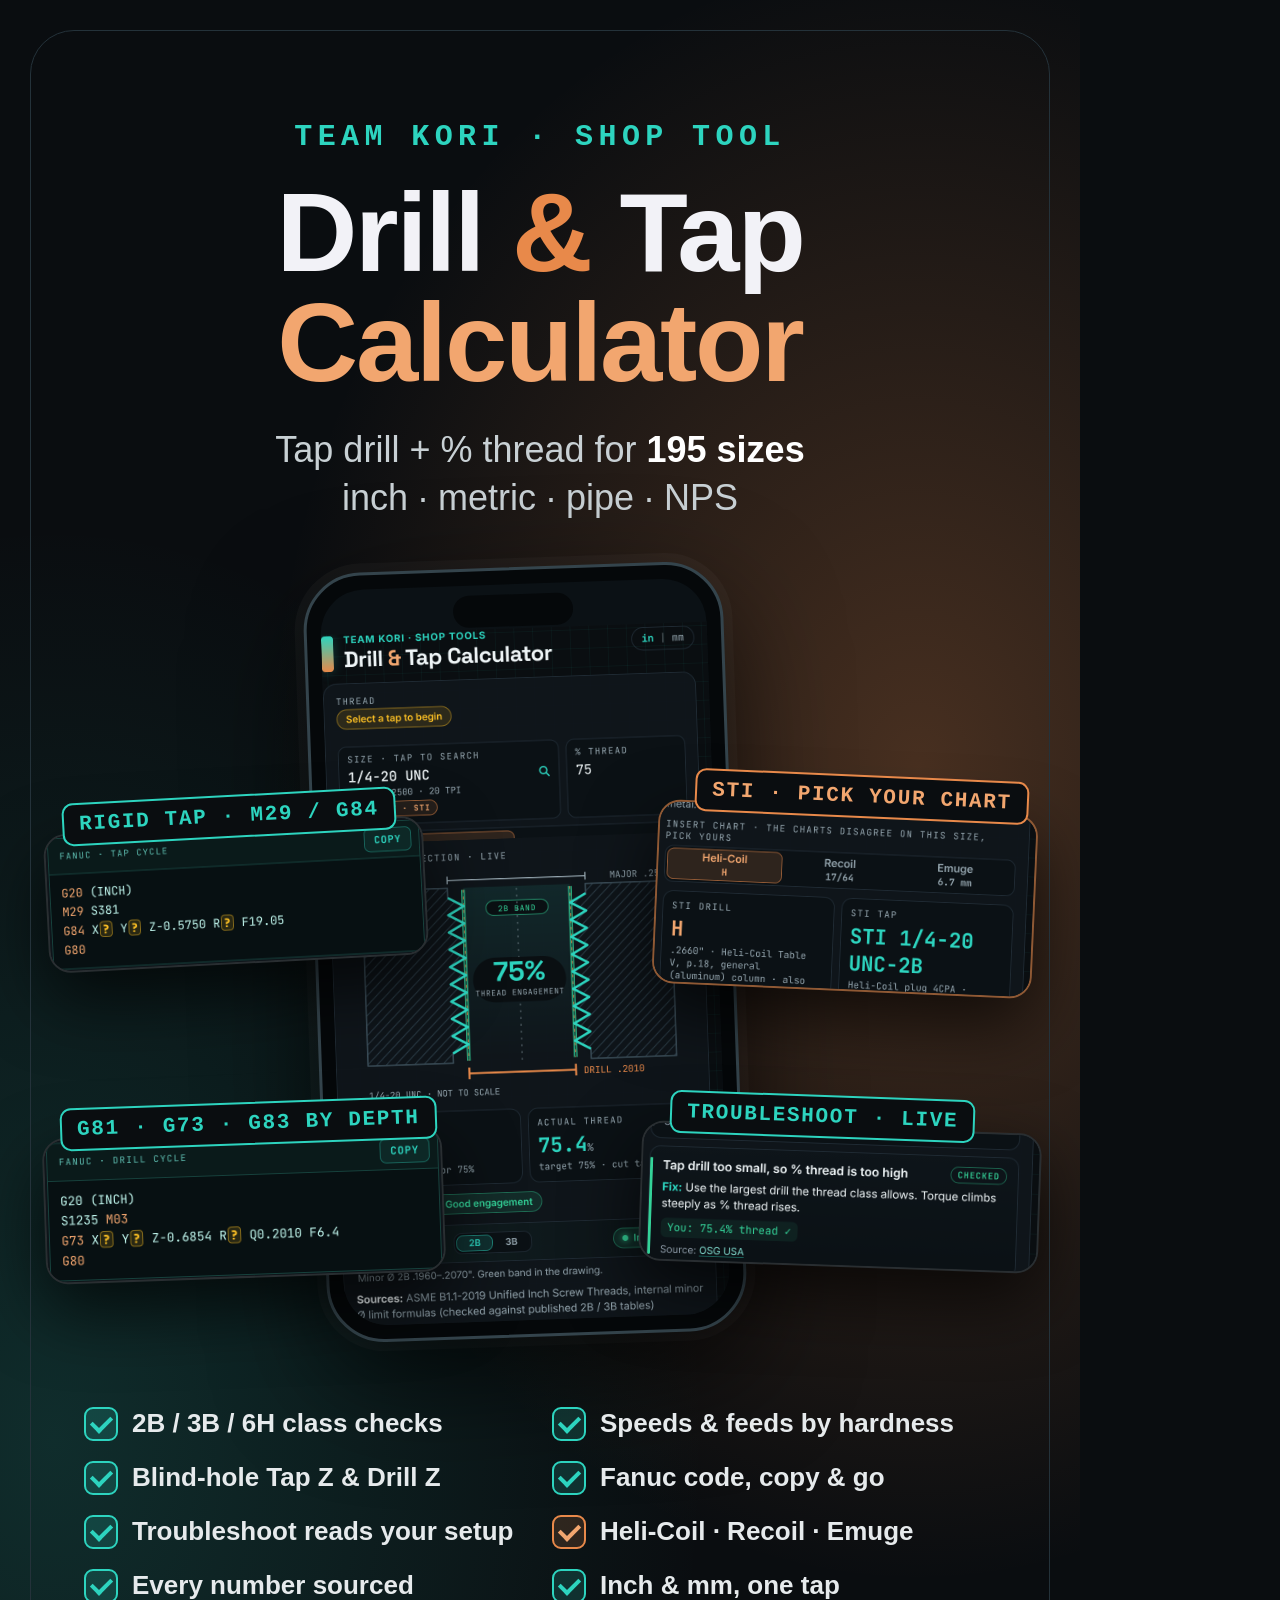
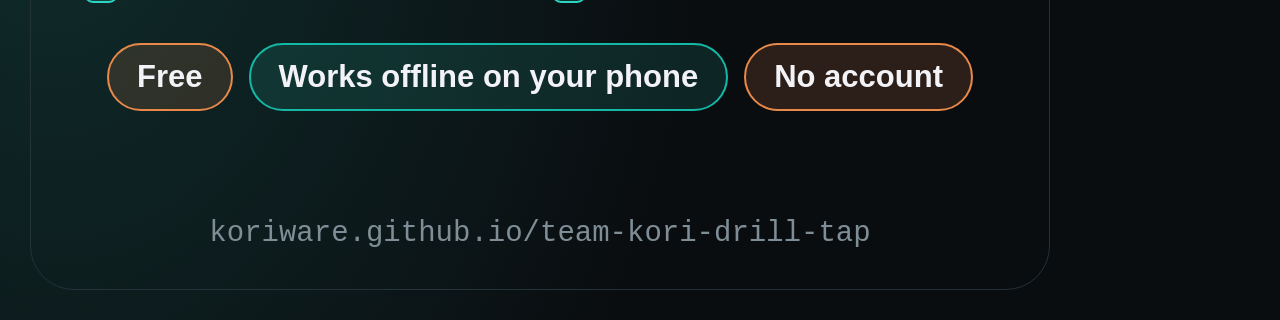
<file: _card/card-916.html>
<!doctype html><html><head><meta charset="utf-8"><style>
*{margin:0;padding:0;box-sizing:border-box}
html,body{width:1080px;height:1920px;background:#0a0d10;overflow:hidden}
.card{position:relative;width:1080px;height:1920px;padding:120px 84px 0;overflow:hidden;text-align:center;
 background:radial-gradient(ellipse at 85% 40%,rgba(232,137,74,.28),transparent 50%),
 radial-gradient(ellipse at 5% 75%,rgba(45,212,191,.16),transparent 45%),#0a0d10;
 font-family:'Inter',sans-serif;color:#f2f2f7}
.card:before{content:"";position:absolute;inset:30px;border:1.5px solid #24323a;border-radius:44px;z-index:9;pointer-events:none}
.eyebrow{font-family:'JetBrains Mono',monospace;font-size:30px;letter-spacing:.18em;color:#2dd4bf;font-weight:600}
h1{font-family:'Space Grotesk',sans-serif;font-weight:700;font-size:112px;line-height:.98;margin-top:24px;letter-spacing:-.02em}
h1 .amp{color:#e8894a} h1 .c{color:#f2a66f}
.sub{font-size:36px;color:#c8d0d4;margin-top:28px;line-height:1.35}
.sub b{color:#fff}
.stage{position:relative;height:810px;margin:34px -84px 0}
.phone{position:absolute;left:315px;top:10px;width:420px;height:770px;border-radius:58px;background:#05080a;border:3px solid #34444c;padding:14px;
 box-shadow:0 40px 110px rgba(0,0,0,.65),0 0 0 9px rgba(255,255,255,.03);transform:rotate(-2deg);z-index:2}
.phone .scr{width:100%;height:100%;border-radius:44px;overflow:hidden;background:#0b1115;padding-top:44px}
.phone img{display:block;width:100%}
.notch{position:absolute;left:50%;top:24px;width:120px;height:32px;margin-left:-60px;border-radius:18px;background:#05080a;z-index:2}
.float{position:absolute;border-radius:22px;overflow:hidden;border:2px solid rgba(255,255,255,.12);box-shadow:0 26px 70px rgba(0,0,0,.7);z-index:4;background:#0b1115}
.float img{display:block;width:100%}
.tag{position:absolute;z-index:6;white-space:nowrap;font-family:'JetBrains Mono',monospace;font-size:21px;font-weight:700;letter-spacing:.08em;padding:8px 15px;border-radius:11px;background:#0a0d10;border:2px solid #2dd4bf;color:#2dd4bf}
.tag.cu{border-color:#e8894a;color:#f2a66f}
.fA{left:46px;top:268px;width:380px;transform:rotate(-3deg)}   .tA{left:62px;top:238px;transform:rotate(-3deg)}
.fB{left:655px;top:250px;width:380px;transform:rotate(2.5deg);border-color:rgba(232,137,74,.6)} .tB{left:695px;top:218px;transform:rotate(2.5deg)}
.fC{left:44px;top:575px;width:400px;transform:rotate(-2deg)}  .tC{left:60px;top:545px;transform:rotate(-2deg)}
.fD{left:640px;top:570px;width:400px;transform:rotate(2deg)}  .tD{left:670px;top:538px;transform:rotate(2deg)}
.feat{display:grid;grid-template-columns:1fr 1fr;gap:20px 24px;margin-top:40px;text-align:left;position:relative;z-index:5}
.feat div{display:flex;align-items:center;gap:14px;font-size:26px;font-weight:600;color:#e6eaec;line-height:1.2;white-space:nowrap}
.feat i{flex:none;width:34px;height:34px;border-radius:9px;background:rgba(45,212,191,.16);border:2.5px solid #2dd4bf;position:relative}
.feat i:after{content:"";position:absolute;left:9px;top:3px;width:9px;height:16px;border:solid #2dd4bf;border-width:0 4px 4px 0;transform:rotate(45deg)}
.feat i.cu{background:rgba(232,137,74,.16);border-color:#e8894a}.feat i.cu:after{border-color:#f2a66f}
.pills{display:flex;gap:16px;margin-top:40px;justify-content:center}
.pill{font-size:31px;font-weight:700;padding:14px 28px;border-radius:999px;border:2px solid #e8894a;background:rgba(232,137,74,.15)}
.pill.t{border-color:#14b8a6;background:rgba(45,212,191,.12)}
.url{position:absolute;left:0;right:0;bottom:70px;font-family:'JetBrains Mono',monospace;font-size:29px;color:#7f8e96}
</style></head><body><div class="card">
 <div class="eyebrow">TEAM KORI · SHOP TOOL</div>
 <h1>Drill <span class="amp">&amp;</span> Tap<br><span class="c">Calculator</span></h1>
 <div class="sub">Tap drill + % thread for <b>195 sizes</b><br>inch · metric · pipe · NPS</div>
 <div class="stage">
  <div class="phone"><div class="notch"></div><div class="scr"><img src="crop-appTop.png"><img src="crop-hole.png"></div></div>
  <div class="float fA"><img src="crop-codeTap.png"></div><div class="tag tA">RIGID TAP · M29 / G84</div>
  <div class="float fB"><img src="crop-insPick.png"></div><div class="tag cu tB">STI · PICK YOUR CHART</div>
  <div class="float fC"><img src="crop-codeDrill.png"></div><div class="tag tC">G81 · G73 · G83 BY DEPTH</div>
  <div class="float fD"><img src="crop-tsCard.png"></div><div class="tag tD">TROUBLESHOOT · LIVE</div>
 </div>
 <div class="feat">
  <div><i></i>2B / 3B / 6H class checks</div>
  <div><i></i>Speeds &amp; feeds by hardness</div>
  <div><i></i>Blind-hole Tap Z &amp; Drill Z</div>
  <div><i></i>Fanuc code, copy &amp; go</div>
  <div><i></i>Troubleshoot reads your setup</div>
  <div><i class="cu"></i>Heli-Coil · Recoil · Emuge</div>
  <div><i></i>Every number sourced</div>
  <div><i></i>Inch &amp; mm, one tap</div>
 </div>
 <div class="pills"><div class="pill">Free</div><div class="pill t">Works offline on your phone</div><div class="pill">No account</div></div>
 <div class="url">koriware.github.io/team-kori-drill-tap</div>
</div></body></html>
</file>
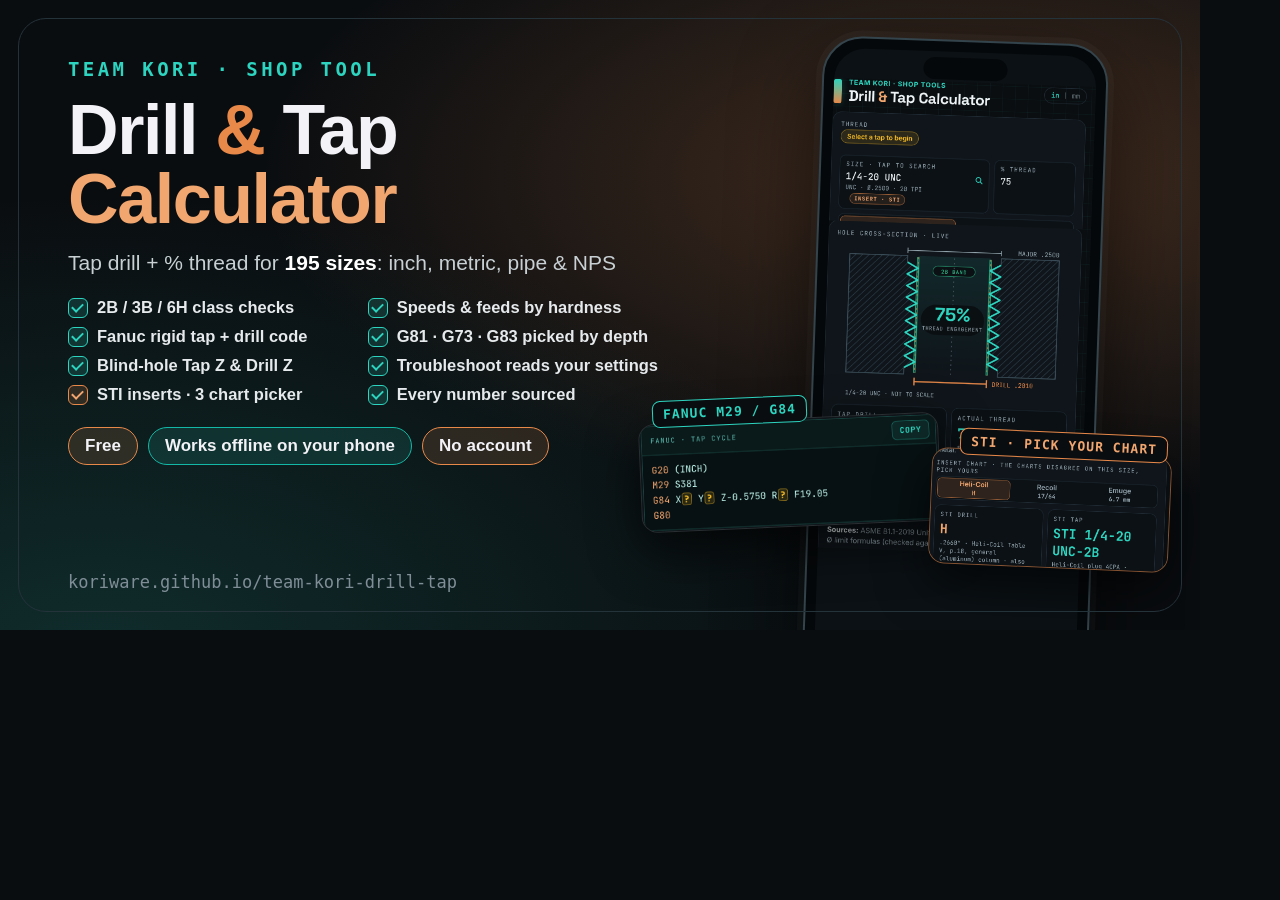
<file: _card/card.html>
<!doctype html><html><head><meta charset="utf-8"><style>
*{margin:0;padding:0;box-sizing:border-box}
html,body{width:1200px;height:630px;background:#0a0d10;overflow:hidden}
.card{position:relative;width:1200px;height:630px;padding:58px 0 0 68px;overflow:hidden;
 background:radial-gradient(ellipse at 82% 28%,rgba(232,137,74,.26),transparent 52%),
 radial-gradient(ellipse at 8% 105%,rgba(45,212,191,.16),transparent 50%),#0a0d10;
 font-family:'Inter',sans-serif;color:#f2f2f7}
.card:before{content:"";position:absolute;inset:18px;border:1px solid #24323a;border-radius:28px;z-index:5;pointer-events:none}
.left{position:relative;width:590px;z-index:3}
.eyebrow{font-family:'JetBrains Mono',monospace;font-size:19px;letter-spacing:.18em;color:#2dd4bf;font-weight:600}
h1{font-family:'Space Grotesk',sans-serif;font-weight:700;font-size:70px;line-height:.98;margin-top:16px;letter-spacing:-.02em}
h1 .amp{color:#e8894a}
h1 span.c{color:#f2a66f}
.sub{font-size:21px;color:#c8d0d4;margin-top:16px;line-height:1.35}
.sub b{color:#fff;font-weight:700}
.feat{display:grid;grid-template-columns:1fr 1fr;gap:9px 18px;margin-top:20px;width:590px}
.feat div{display:flex;align-items:center;gap:9px;font-size:16.5px;font-weight:600;color:#e6eaec;white-space:nowrap}
.feat i{flex:none;width:20px;height:20px;border-radius:6px;background:rgba(45,212,191,.16);border:1.5px solid #2dd4bf;position:relative}
.feat i:after{content:"";position:absolute;left:5px;top:2px;width:5px;height:9px;border:solid #2dd4bf;border-width:0 2.5px 2.5px 0;transform:rotate(45deg)}
.feat i.cu{background:rgba(232,137,74,.16);border-color:#e8894a}.feat i.cu:after{border-color:#f2a66f}
.pills{display:flex;gap:10px;margin-top:22px}
.pill{font-size:17px;font-weight:700;padding:8px 16px;border-radius:999px;border:1.5px solid #e8894a;background:rgba(232,137,74,.15)}
.pill.t{border-color:#14b8a6;background:rgba(45,212,191,.12)}
.url{position:absolute;left:68px;bottom:38px;font-family:'JetBrains Mono',monospace;font-size:17px;color:#7f8e96;z-index:3}
/* right collage */
.phone{position:absolute;left:812px;top:40px;width:286px;height:660px;border-radius:40px;background:#05080a;border:2px solid #34444c;padding:10px;
 box-shadow:0 30px 80px rgba(0,0,0,.6),0 0 0 6px rgba(255,255,255,.03);transform:rotate(2deg);z-index:2}
.phone .scr{width:100%;height:100%;border-radius:31px;overflow:hidden;background:#0b1115;padding-top:30px}
.phone img{display:block;width:100%}
.notch{position:absolute;left:50%;top:16px;width:84px;height:22px;margin-left:-42px;border-radius:12px;background:#05080a;z-index:2}
.float{position:absolute;border-radius:16px;overflow:hidden;border:1.5px solid rgba(255,255,255,.12);box-shadow:0 18px 50px rgba(0,0,0,.65);z-index:4;background:#0b1115}
.float img{display:block;width:100%}
.f1{left:640px;top:418px;width:300px;transform:rotate(-2.5deg)}
.f2{left:930px;top:452px;width:240px;transform:rotate(2.5deg);border-color:rgba(232,137,74,.55)}
.tag{position:absolute;white-space:nowrap;z-index:6;font-family:'JetBrains Mono',monospace;font-size:13px;font-weight:700;letter-spacing:.08em;padding:5px 10px;border-radius:8px;background:#0a0d10;border:1.5px solid #2dd4bf;color:#2dd4bf}
.tag.cu{border-color:#e8894a;color:#f2a66f}
.t1{left:652px;top:398px;transform:rotate(-2.5deg)}
.t2{left:960px;top:432px;transform:rotate(2.5deg)}
</style></head><body><div class="card">
<div class="left">
 <div class="eyebrow">TEAM KORI · SHOP TOOL</div>
 <h1>Drill <span class="amp">&amp;</span> Tap<br><span class="c">Calculator</span></h1>
 <div class="sub">Tap drill + % thread for <b>195 sizes</b>: inch, metric, pipe &amp; NPS</div>
 <div class="feat">
  <div><i></i>2B / 3B / 6H class checks</div>
  <div><i></i>Speeds &amp; feeds by hardness</div>
  <div><i></i>Fanuc rigid tap + drill code</div>
  <div><i></i>G81 · G73 · G83 picked by depth</div>
  <div><i></i>Blind-hole Tap Z &amp; Drill Z</div>
  <div><i></i>Troubleshoot reads your settings</div>
  <div><i class="cu"></i>STI inserts · 3 chart picker</div>
  <div><i></i>Every number sourced</div>
 </div>
 <div class="pills"><div class="pill">Free</div><div class="pill t">Works offline on your phone</div><div class="pill">No account</div></div>
</div>
<div class="url">koriware.github.io/team-kori-drill-tap</div>
<div class="phone"><div class="notch"></div><div class="scr"><img src="crop-appTop.png"><img src="crop-hole.png"></div></div>
<div class="float f1"><img src="crop-codeTap.png"></div>
<div class="tag t1">FANUC M29 / G84</div>
<div class="float f2"><img src="crop-insPick.png"></div>
<div class="tag cu t2">STI · PICK YOUR CHART</div>
</div></body></html>
</file>
